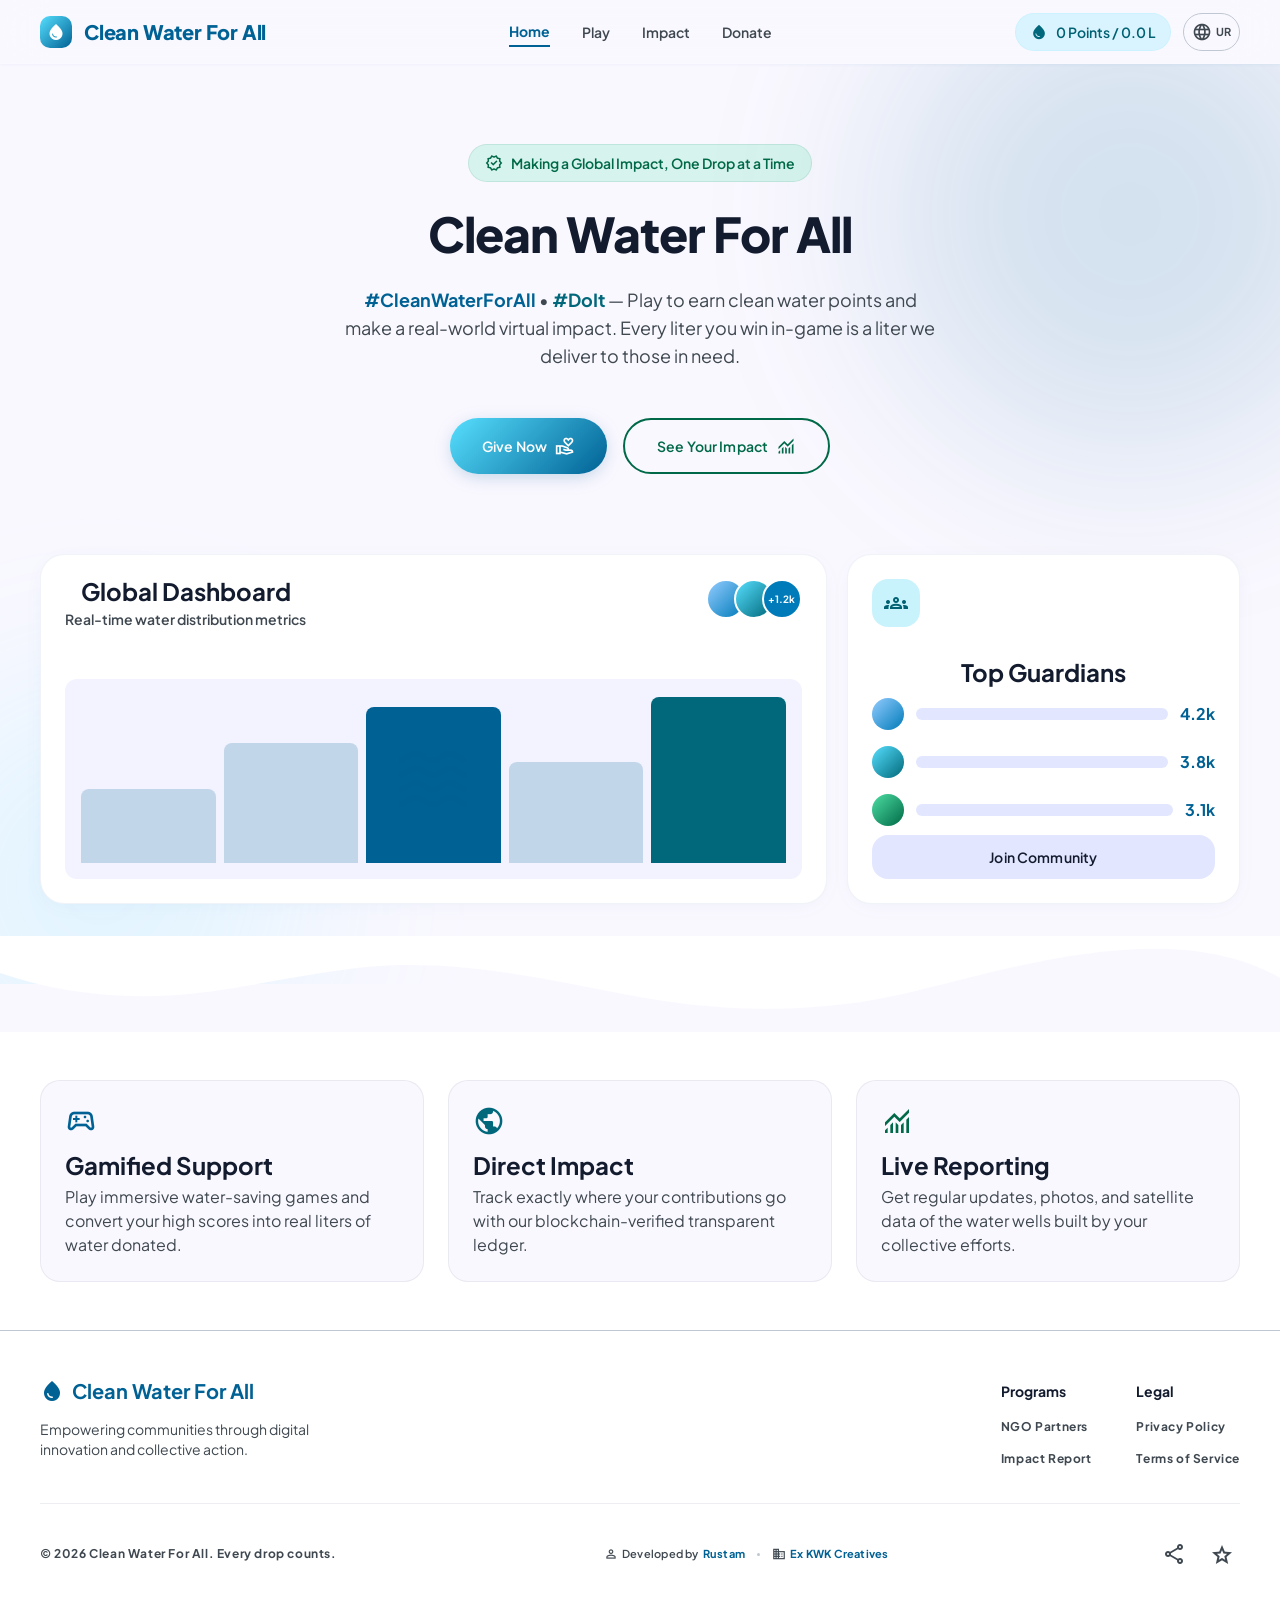
<file: index.html>
<!DOCTYPE html>
<html lang="en" class="light">
<head>
    <meta charset="UTF-8">
    <meta name="viewport" content="width=device-width, initial-scale=1.0">
    <title>Clean Water For All</title>
    <link rel="icon" type="image/svg+xml" href="data:image/svg+xml,%3Csvg xmlns='http://www.w3.org/2000/svg' viewBox='0 0 100 100'%3E%3Cdefs%3E%3ClinearGradient id='g' x1='0%25' y1='0%25' x2='0%25' y2='100%25'%3E%3Cstop offset='0%25' stop-color='%2357dffe'/%3E%3Cstop offset='100%25' stop-color='%23006194'/%3E%3C/linearGradient%3E%3C/defs%3E%3Cpath d='M50 10 C50 10 20 50 20 65 C20 82 33 95 50 95 C67 95 80 82 80 65 C80 50 50 10 50 10Z' fill='url(%23g)'/%3E%3Cellipse cx='38' cy='58' rx='6' ry='8' fill='rgba(255,255,255,0.35)' transform='rotate(-20 38 58)'/%3E%3C/svg%3E">
    <meta name="theme-color" content="#006194">
    <link href="https://fonts.googleapis.com/css2?family=Plus+Jakarta+Sans:wght@400;500;600;700;800&display=swap" rel="stylesheet">
    <link href="https://fonts.googleapis.com/css2?family=Material+Symbols+Outlined:wght,FILL@100..700,0..1&display=block" rel="stylesheet">
    <link rel="stylesheet" href="styles.css">
</head>
<body>

    <!-- Top Navigation Bar -->
    <header class="topbar" id="topbar">
        <div class="topbar-inner">
            <div class="topbar-left">
                <div class="logo-mark">
                    <span class="material-symbols-outlined logo-icon" style="font-variation-settings:'FILL' 1;">water_drop</span>
                </div>
                <span class="logo-text">Clean Water For All</span>
            </div>
            <nav class="topbar-nav" id="desktopNav">
                <a href="#" class="nav-link active" data-screen="screen-home">Home</a>
                <a href="#" class="nav-link" data-screen="screen-play">Play</a>
                <a href="#" class="nav-link" data-screen="screen-impact">Impact</a>
                <a href="#" class="nav-link" data-screen="screen-donate">Donate</a>
            </nav>
            <div class="topbar-right">
                <div class="points-pill" id="headerPointsPill">
                    <span class="material-symbols-outlined points-icon" style="font-variation-settings:'FILL' 1;">water_drop</span>
                    <span class="points-text" id="headerPointsText">0 Points / 0 L</span>
                </div>
                <button class="lang-toggle" id="langToggle" title="Toggle Language">
                    <span class="material-symbols-outlined">language</span>
                    <span class="lang-label" id="langLabel">UR</span>
                </button>
                <button class="mobile-menu-btn" id="mobileMenuBtn">
                    <span class="material-symbols-outlined">menu</span>
                </button>
            </div>
        </div>
    </header>

    <!-- Main Content Area -->
    <main class="main-content">

        <!-- ==================== SCREEN 1: HOME / LANDING ==================== -->
        <section class="screen active" id="screen-home">
            <!-- Hero Section -->
            <div class="hero-section">
                <div class="hero-bg-orbs">
                    <div class="orb orb-1"></div>
                    <div class="orb orb-2"></div>
                </div>
                <div class="hero-content">
                    <div class="hero-badge">
                        <span class="material-symbols-outlined">verified</span>
                        <span id="heroBadgeText">Making a Global Impact, One Drop at a Time</span>
                    </div>
                    <h1 class="hero-title" id="heroTitle">Clean Water For All</h1>
                    <p class="hero-subtitle" id="heroSubtitle">
                        <strong class="text-primary">#CleanWaterForAll</strong> &bull; <strong class="text-secondary">#DoIt</strong> &mdash; Play to earn clean water points and make a real-world virtual impact. Every liter you win in-game is a liter we deliver to those in need.
                    </p>
                    <div class="hero-ctas">
                        <button class="btn btn-gradient btn-lg" id="btnGiveNow">
                            <span id="giveNowText">Give Now</span>
                            <span class="material-symbols-outlined">volunteer_activism</span>
                        </button>
                        <button class="btn btn-outline-tertiary btn-lg" id="btnSeeImpact">
                            <span id="seeImpactText">See Your Impact</span>
                            <span class="material-symbols-outlined">monitoring</span>
                        </button>
                    </div>
                </div>

                <!-- Bento Grid Preview -->
                <div class="bento-preview">
                    <!-- Global Dashboard Card -->
                    <div class="glass-card bento-dashboard">
                        <div class="card-header">
                            <div>
                                <h3 class="card-title">Global Dashboard</h3>
                                <p class="card-subtitle">Real-time water distribution metrics</p>
                            </div>
                            <div class="avatar-stack">
                                <div class="avatar" style="background: linear-gradient(135deg, #93ccff, #007bb9);"></div>
                                <div class="avatar" style="background: linear-gradient(135deg, #57dffe, #00687a);"></div>
                                <div class="avatar avatar-count">+1.2k</div>
                            </div>
                        </div>
                        <div class="chart-area">
                            <div class="chart-bars">
                                <div class="chart-bar" style="height:40%; animation-delay:0s;"></div>
                                <div class="chart-bar" style="height:65%; animation-delay:0.3s;"></div>
                                <div class="chart-bar primary" style="height:85%; animation-delay:0.6s;"></div>
                                <div class="chart-bar" style="height:55%; animation-delay:0.9s;"></div>
                                <div class="chart-bar secondary" style="height:90%; animation-delay:1.2s;"></div>
                            </div>
                            <div class="chart-watermark">
                                <span class="material-symbols-outlined" style="font-variation-settings:'FILL' 1;">waves</span>
                            </div>
                        </div>
                    </div>
                    <!-- Top Guardians Card -->
                    <div class="glass-card bento-guardians">
                        <div class="guardians-icon">
                            <span class="material-symbols-outlined">groups</span>
                        </div>
                        <h3 class="card-title">Top Guardians</h3>
                        <div class="guardian-list">
                            <div class="guardian-row">
                                <div class="guardian-avatar" style="background: linear-gradient(135deg, #93ccff, #007bb9);"></div>
                                <div class="guardian-name-skeleton"></div>
                                <span class="guardian-score text-primary">4.2k</span>
                            </div>
                            <div class="guardian-row">
                                <div class="guardian-avatar" style="background: linear-gradient(135deg, #57dffe, #00687a);"></div>
                                <div class="guardian-name-skeleton short"></div>
                                <span class="guardian-score text-primary">3.8k</span>
                            </div>
                            <div class="guardian-row">
                                <div class="guardian-avatar" style="background: linear-gradient(135deg, #4edea3, #006947);"></div>
                                <div class="guardian-name-skeleton medium"></div>
                                <span class="guardian-score text-primary">3.1k</span>
                            </div>
                        </div>
                        <button class="btn btn-ghost full-width">Join Community</button>
                    </div>
                </div>
            </div>

            <!-- Wave Divider -->
            <div class="wave-divider">
                <svg viewBox="0 0 1200 120" preserveAspectRatio="none">
                    <path d="M0,0V46.29c47.79,22.2,103.59,32.17,158,28,70.36-5.37,136.33-33.31,206.8-37.5C438.64,32.43,512.34,53.67,583,72.05c69.27,18,138.3,24.88,209.4,13.08,36.15-6,69.85-17.84,104.45-29.34C989.49,25,1113-14.29,1200,52.47V0Z"></path>
                </svg>
            </div>

            <!-- Features Grid -->
            <div class="features-section">
                <div class="features-grid">
                    <div class="feature-card">
                        <span class="material-symbols-outlined feature-icon text-primary">sports_esports</span>
                        <h4 class="feature-title">Gamified Support</h4>
                        <p class="feature-desc">Play immersive water-saving games and convert your high scores into real liters of water donated.</p>
                    </div>
                    <div class="feature-card">
                        <span class="material-symbols-outlined feature-icon text-secondary" style="font-variation-settings:'FILL' 1;">public</span>
                        <h4 class="feature-title">Direct Impact</h4>
                        <p class="feature-desc">Track exactly where your contributions go with our blockchain-verified transparent ledger.</p>
                    </div>
                    <div class="feature-card">
                        <span class="material-symbols-outlined feature-icon text-tertiary">monitoring</span>
                        <h4 class="feature-title">Live Reporting</h4>
                        <p class="feature-desc">Get regular updates, photos, and satellite data of the water wells built by your collective efforts.</p>
                    </div>
                </div>
            </div>
        </section>

        <!-- ==================== SCREEN 2: SNAKE GAME ==================== -->
        <section class="screen" id="screen-play">
            <div class="play-container">
                <!-- Game Header -->
                <div class="game-header">
                    <div>
                        <h1 class="game-title">Water Guardian</h1>
                        <p class="game-subtitle">Collect water drops to provide clean water to global communities.</p>
                    </div>
                    <div class="game-stats">
                        <div class="glass-card stat-box">
                            <span class="stat-label">Current Score</span>
                            <span class="stat-value text-primary" id="scoreDisplay">0</span>
                        </div>
                        <div class="glass-card stat-box">
                            <span class="stat-label">Liters Saved</span>
                            <span class="stat-value text-secondary" id="litersDisplay">0.0 L</span>
                        </div>
                    </div>
                </div>

                <!-- Arcade Container -->
                <div class="arcade-container" id="arcadeContainer">
                    <!-- HUD Overlay -->
                    <div class="game-hud">
                        <div class="hud-pill">
                            <span class="material-symbols-outlined hud-icon">stars</span>
                            <span class="hud-text" id="hudHighScore">High: 0</span>
                        </div>
                        <div class="hud-pill">
                            <span class="material-symbols-outlined hud-icon" style="font-variation-settings:'FILL' 1;">water_drop</span>
                            <span class="hud-text" id="hudLevel">Level 1: Amazonia</span>
                        </div>
                    </div>

                    <!-- Game Canvas -->
                    <canvas id="gameCanvas"></canvas>

                    <!-- Start Screen Overlay -->
                    <div class="game-overlay" id="startOverlay">
                        <div class="overlay-content">
                            <div class="overlay-icon-wrap">
                                <span class="material-symbols-outlined overlay-icon" style="font-variation-settings:'FILL' 1;">water_drop</span>
                            </div>
                            <h2 class="overlay-title">Water Guardian</h2>
                            <p class="overlay-desc">Navigate the pipeline to collect water drops. Each drop = 10 points = 1 Liter of clean water!</p>
                            <button class="btn btn-gradient btn-lg" id="btnStartGame">
                                Start Game
                                <span class="material-symbols-outlined">play_arrow</span>
                            </button>
                            <div class="controls-hint">
                                <span class="key">W</span><span class="key">A</span><span class="key">S</span><span class="key">D</span>
                                <span class="hint-text">or Arrow Keys to Move</span>
                            </div>
                        </div>
                    </div>

                    <!-- Game Over Modal -->
                    <div class="game-overlay hidden" id="gameOverModal">
                        <div class="game-over-card">
                            <div class="game-over-icon">
                                <span class="material-symbols-outlined" style="font-variation-settings:'FILL' 1;">volunteer_activism</span>
                            </div>
                            <h2 class="overlay-title">Great Job!</h2>
                            <p class="game-over-text">You collected <strong class="text-primary" id="finalScoreText">0 Points</strong>, which equals <strong class="text-secondary" id="finalLitersText">0 Liters</strong> of Clean Water for families in need.</p>
                            <div class="game-over-actions">
                                <button class="btn btn-tertiary full-width" id="btnAddToWallet">
                                    <span class="material-symbols-outlined">account_balance_wallet</span>
                                    Add to My Wallet
                                </button>
                                <button class="btn btn-outline full-width" id="btnPlayAgain">
                                    Play Again
                                </button>
                            </div>
                        </div>
                    </div>

                    <!-- Desktop Controls Hint -->
                    <div class="desktop-controls-hint">
                        <span class="key">W</span><span class="key">A</span><span class="key">S</span><span class="key">D</span>
                        <span class="hint-text">Move</span>
                    </div>
                </div>

                <!-- Mobile D-Pad -->
                <div class="mobile-dpad" id="mobileDpad">
                    <button class="dpad-btn" data-dir="up"><span class="material-symbols-outlined">keyboard_arrow_up</span></button>
                    <button class="dpad-btn" data-dir="left"><span class="material-symbols-outlined">keyboard_arrow_left</span></button>
                    <button class="dpad-btn" data-dir="down"><span class="material-symbols-outlined">keyboard_arrow_down</span></button>
                    <button class="dpad-btn" data-dir="right"><span class="material-symbols-outlined">keyboard_arrow_right</span></button>
                </div>
            </div>
        </section>

        <!-- ==================== SCREEN 3: DONATE ==================== -->
        <section class="screen" id="screen-donate">
            <div class="donate-layout">
                <!-- Left Content -->
                <div class="donate-main">
                    <!-- Hero Conversion Card -->
                    <div class="glass-card donate-hero-card">
                        <div class="donate-hero-watermark">
                            <span class="material-symbols-outlined">water_drop</span>
                        </div>
                        <div class="donate-hero-inner">
                            <h1 class="donate-hero-title">Convert Your Impact</h1>
                            <p class="donate-hero-desc">Turn your hard-earned Water Points into real-world change. Every point contributed goes directly to infrastructure projects.</p>

                            <div class="donate-slider-card">
                                <div class="slider-header">
                                    <span class="slider-label">Donation Amount</span>
                                    <span class="slider-value text-primary" id="donatePointsDisplay">0 Points</span>
                                </div>
                                <input type="range" min="10" max="120" value="10" step="10" id="donateSlider" class="donate-slider">
                                <div class="slider-impact" id="sliderImpactBar">
                                    <div class="slider-impact-inner">
                                        <div class="slider-impact-text">
                                            <span class="slider-impact-label">Estimated Impact</span>
                                            <span class="slider-impact-value" id="donateLitersDisplay">1.0 Liters of Clean Water</span>
                                        </div>
                                        <span class="material-symbols-outlined slider-impact-icon">opacity</span>
                                    </div>
                                </div>
                            </div>

                            <button class="btn btn-gradient btn-lg" id="btnConfirmDonation">
                                <span id="confirmDonationText">Confirm Donation</span>
                                <span class="material-symbols-outlined">send</span>
                            </button>
                        </div>
                    </div>

                    <!-- NGO Partners -->
                    <div class="ngo-section">
                        <div class="ngo-header">
                            <div>
                                <h2 class="section-title">NGO Partners</h2>
                                <p class="section-subtitle">Choose where your impact flows today.</p>
                            </div>
                            <button class="btn-link">View All <span class="material-symbols-outlined">arrow_forward</span></button>
                        </div>
                        <div class="ngo-grid">
                            <!-- NGO 1: Solar Well Project -->
                            <div class="ngo-card">
                                <div class="ngo-card-top">
                                    <div class="ngo-icon bg-tertiary-light">
                                        <span class="material-symbols-outlined text-tertiary">solar_power</span>
                                    </div>
                                    <span class="ngo-badge badge-error">High Priority</span>
                                </div>
                                <h3 class="ngo-name">Solar Well Project</h3>
                                <p class="ngo-desc">Providing sustainable solar-powered water extraction systems to remote arid communities in Sub-Saharan Africa.</p>
                                <div class="ngo-progress">
                                    <div class="progress-bar"><div class="progress-fill wave-animation" style="width:72%;"></div></div>
                                    <div class="progress-meta">
                                        <span>Goal: 50,000 L</span>
                                        <span class="font-bold">72% funded</span>
                                    </div>
                                </div>
                            </div>
                            <!-- NGO 2: Water Plant Initiative -->
                            <div class="ngo-card">
                                <div class="ngo-card-top">
                                    <div class="ngo-icon bg-secondary-light">
                                        <span class="material-symbols-outlined text-secondary">vibration</span>
                                    </div>
                                    <span class="ngo-badge badge-tertiary">Community Led</span>
                                </div>
                                <h3 class="ngo-name">Water Plant Initiative</h3>
                                <p class="ngo-desc">Building gravity-fed pipeline networks to bring clean mountain water directly to individual household taps.</p>
                                <div class="ngo-progress">
                                    <div class="progress-bar"><div class="progress-fill wave-animation" style="width:45%;"></div></div>
                                    <div class="progress-meta">
                                        <span>Goal: 120,000 L</span>
                                        <span class="font-bold">45% funded</span>
                                    </div>
                                </div>
                            </div>
                            <!-- NGO 3: School Sanitation -->
                            <div class="ngo-card">
                                <div class="ngo-card-top">
                                    <div class="ngo-icon bg-primary-light">
                                        <span class="material-symbols-outlined text-primary">school</span>
                                    </div>
                                    <span class="ngo-badge badge-primary">Youth Impact</span>
                                </div>
                                <h3 class="ngo-name">School Sanitation Program</h3>
                                <p class="ngo-desc">Installing modern handwashing stations and clean drinking fountains in primary schools to improve hygiene.</p>
                                <div class="ngo-progress">
                                    <div class="progress-bar"><div class="progress-fill wave-animation" style="width:88%;"></div></div>
                                    <div class="progress-meta">
                                        <span>Goal: 30,000 L</span>
                                        <span class="font-bold">88% funded</span>
                                    </div>
                                </div>
                            </div>
                            <!-- NGO 4: Partner CTA -->
                            <div class="ngo-card ngo-card-dashed">
                                <span class="material-symbols-outlined ngo-dashed-icon">handshake</span>
                                <h3 class="ngo-name">Partner with us?</h3>
                                <p class="ngo-desc">We are always looking for impactful NGO partners.</p>
                                <button class="btn-link">Submit Proposal</button>
                            </div>
                        </div>
                    </div>
                </div>

                <!-- Sidebar -->
                <aside class="donate-sidebar">
                    <div class="glass-card sidebar-card">
                        <div class="sidebar-header">
                            <span class="material-symbols-outlined text-primary" style="font-variation-settings:'FILL' 1;">public</span>
                            <h2 class="sidebar-title">Global Impact Feed</h2>
                        </div>
                        <div class="feed-timeline">
                            <div class="feed-item">
                                <div class="feed-dot bg-primary"></div>
                                <div class="feed-content">
                                    <div class="feed-meta">
                                        <span class="feed-user">@AlexW_23</span>
                                        <span class="feed-time">2 mins ago</span>
                                    </div>
                                    <p class="feed-text">Contributed <strong class="text-secondary">50 Points</strong> to Solar Well Project.</p>
                                </div>
                            </div>
                            <div class="feed-item">
                                <div class="feed-dot bg-secondary-container"></div>
                                <div class="feed-content">
                                    <div class="feed-meta">
                                        <span class="feed-user">WaterHero_99</span>
                                        <span class="feed-time">15 mins ago</span>
                                    </div>
                                    <p class="feed-text">Just unlocked the <strong>"Daily Hydrator"</strong> badge!</p>
                                </div>
                            </div>
                            <div class="feed-item">
                                <div class="feed-dot bg-tertiary"></div>
                                <div class="feed-content">
                                    <div class="feed-meta">
                                        <span class="feed-user">EcoWarrior</span>
                                        <span class="feed-time">1 hour ago</span>
                                    </div>
                                    <p class="feed-text">Donated <strong class="text-tertiary">200 Liters</strong> in a single month.</p>
                                </div>
                            </div>
                            <div class="feed-item last">
                                <div class="feed-dot bg-primary-soft"></div>
                                <div class="feed-content">
                                    <div class="feed-meta">
                                        <span class="feed-user">Community_Root</span>
                                        <span class="feed-time">3 hours ago</span>
                                    </div>
                                    <p class="feed-text">Completed <strong>Village Pipeline #04</strong> project milestone!</p>
                                </div>
                            </div>
                        </div>
                        <div class="sidebar-total">
                            <span class="sidebar-total-label">CUMULATIVE COMMUNITY IMPACT</span>
                            <span class="sidebar-total-value text-primary">1,284,092 L</span>
                            <span class="sidebar-total-sub">OF CLEAN WATER DELIVERED</span>
                        </div>
                    </div>
                </aside>
            </div>
        </section>

        <!-- ==================== SCREEN 4: IMPACT DASHBOARD ==================== -->
        <section class="screen" id="screen-impact">
            <div class="impact-container">
                <div class="impact-header">
                    <h1 class="impact-title">Impact Dashboard</h1>
                    <p class="impact-subtitle">See how your daily actions turn into life-changing water for communities in need.</p>
                </div>

                <!-- Bento Grid -->
                <div class="impact-bento">
                    <!-- Main Impact Banner -->
                    <div class="impact-banner">
                        <div class="impact-banner-bg"></div>
                        <div class="impact-banner-gradient"></div>
                        <div class="impact-banner-content">
                            <span class="impact-banner-badge">Major Milestone</span>
                            <h2 class="impact-banner-title">A Greener Future Together</h2>
                            <p class="impact-banner-desc">Your contribution this month has helped complete the solar-powered well project in the Samburu region.</p>
                            <button class="btn btn-light">
                                Read the Full Report
                                <span class="material-symbols-outlined">arrow_forward</span>
                            </button>
                        </div>
                    </div>

                    <!-- Stats Column -->
                    <div class="impact-stats-col">
                        <!-- Total Earned -->
                        <div class="glass-card impact-stat-card">
                            <div class="stat-card-top">
                                <div class="stat-card-icon bg-secondary-soft">
                                    <span class="material-symbols-outlined text-secondary" style="font-variation-settings:'FILL' 1;">stars</span>
                                </div>
                                <span class="stat-trend text-tertiary">+12% from last week</span>
                            </div>
                            <p class="stat-card-label">Total Points Earned</p>
                            <h3 class="stat-card-number text-primary" id="impactTotalEarned">0</h3>
                            <div class="stat-card-bar"><div class="stat-card-bar-fill" style="width:75%;"></div></div>
                        </div>
                        <!-- Total Donated -->
                        <div class="glass-card impact-stat-card">
                            <div class="stat-card-top">
                                <div class="stat-card-icon bg-primary-soft">
                                    <span class="material-symbols-outlined text-primary" style="font-variation-settings:'FILL' 1;">water_drop</span>
                                </div>
                                <span class="stat-trend text-tertiary-container">Goal: 500L</span>
                            </div>
                            <p class="stat-card-label">Total Water Provided</p>
                            <h3 class="stat-card-number text-secondary"><span id="impactTotalDonated">0</span><span class="stat-card-unit">L</span></h3>
                            <div class="stat-card-bar"><div class="stat-card-bar-fill wave-animation" id="impactDonatedBar" style="width:0%;"></div></div>
                        </div>
                        <!-- Badges -->
                        <div class="glass-card impact-stat-card">
                            <div class="badges-header">
                                <h4 class="font-bold">Your Badges</h4>
                                <span class="material-symbols-outlined text-primary">military_tech</span>
                            </div>
                            <div class="badges-grid">
                                <div class="badge-item">
                                    <div class="badge-img-wrap">
                                        <div class="badge-placeholder">
                                            <span class="material-symbols-outlined">water_drop</span>
                                        </div>
                                    </div>
                                    <span class="badge-name">Bronze Droplet</span>
                                </div>
                                <div class="badge-item">
                                    <div class="badge-img-wrap">
                                        <div class="badge-placeholder silver">
                                            <span class="material-symbols-outlined">water_drop</span>
                                        </div>
                                    </div>
                                    <span class="badge-name">Silver Stream</span>
                                </div>
                                <div class="badge-item">
                                    <div class="badge-img-wrap">
                                        <div class="badge-placeholder gold">
                                            <span class="material-symbols-outlined">water_drop</span>
                                        </div>
                                    </div>
                                    <span class="badge-name">Golden Wave</span>
                                </div>
                            </div>
                        </div>
                    </div>
                </div>

                <!-- Real-World Impact Banner -->
                <div class="impact-realworld">
                    <div class="impact-realworld-avatar">
                        <div class="impact-realworld-avatar-inner">
                            <span class="material-symbols-outlined" style="font-variation-settings:'FILL' 1; font-size: 48px; color: #007bb9;">family_restroom</span>
                        </div>
                        <div class="impact-realworld-heart">
                            <span class="material-symbols-outlined" style="font-variation-settings:'FILL' 1; font-size: 14px; color: white;">favorite</span>
                        </div>
                    </div>
                    <div class="impact-realworld-text">
                        <h4 class="impact-realworld-title">Your Impact is Real.</h4>
                        <p class="impact-realworld-desc">Because of your efforts, <strong class="text-primary" id="impactFamiliesText">you have helped provide clean water to 0 families</strong> for an entire month. That's <strong id="impactRealLitersText">0 liters</strong> of safety, health, and opportunity.</p>
                    </div>
                    <button class="btn btn-primary btn-lg" id="btnShareImpact">
                        Share My Impact
                    </button>
                </div>

                <!-- Recent Contributions -->
                <div class="recent-section">
                    <div class="recent-header">
                        <h2 class="section-title">Recent Contributions</h2>
                        <button class="btn-link">View All Activity <span class="material-symbols-outlined">open_in_new</span></button>
                    </div>
                    <div class="recent-grid">
                        <div class="recent-card">
                            <div class="recent-card-icon bg-tertiary-light">
                                <span class="material-symbols-outlined text-tertiary">sports_esports</span>
                            </div>
                            <div class="recent-card-meta">
                                <p class="recent-card-title">Game Victory</p>
                                <p class="recent-card-time">2 hours ago</p>
                            </div>
                            <p class="recent-card-desc">Earned 250 points in "Water Cycle Master" challenge.</p>
                            <p class="recent-card-impact text-primary">+ 0.5L Water Donated</p>
                        </div>
                        <div class="recent-card">
                            <div class="recent-card-icon bg-primary-light">
                                <span class="material-symbols-outlined text-primary">volunteer_activism</span>
                            </div>
                            <div class="recent-card-meta">
                                <p class="recent-card-title">Direct Donation</p>
                                <p class="recent-card-time">Yesterday</p>
                            </div>
                            <p class="recent-card-desc">Contributed 50L through the Weekly Water Drive.</p>
                            <p class="recent-card-impact text-primary">+ 50L Water Donated</p>
                        </div>
                        <div class="recent-card">
                            <div class="recent-card-icon bg-secondary-light">
                                <span class="material-symbols-outlined text-secondary">share</span>
                            </div>
                            <div class="recent-card-meta">
                                <p class="recent-card-title">Social Sharing</p>
                                <p class="recent-card-time">3 days ago</p>
                            </div>
                            <p class="recent-card-desc">Shared your impact report with 10 friends.</p>
                            <p class="recent-card-impact text-primary">+ 100 Points Earned</p>
                        </div>
                    </div>
                </div>
            </div>
        </section>
    </main>

    <!-- Footer -->
    <footer class="footer" id="appFooter">
        <div class="footer-inner">
            <div class="footer-top">
                <div class="footer-brand">
                    <div class="footer-logo">
                        <span class="material-symbols-outlined text-primary" style="font-variation-settings:'FILL' 1;">water_drop</span>
                        <span class="footer-brand-name">Clean Water For All</span>
                    </div>
                    <p class="footer-brand-desc">Empowering communities through digital innovation and collective action.</p>
                </div>
                <div class="footer-links-grid">
                    <div class="footer-link-col">
                        <span class="footer-link-heading">Programs</span>
                        <a href="#">NGO Partners</a>
                        <a href="#">Impact Report</a>
                    </div>
                    <div class="footer-link-col">
                        <span class="footer-link-heading">Legal</span>
                        <a href="#">Privacy Policy</a>
                        <a href="#">Terms of Service</a>
                    </div>
                </div>
            </div>
            <div class="footer-bottom">
                <p>&copy; 2026 Clean Water For All. Every drop counts.</p>
                <div class="footer-credits">
                    <span class="credit-item">
                        <span class="material-symbols-outlined" style="font-size:14px;">person</span>
                        Developed by <strong>Rustam</strong>
                    </span>
                    <span class="credit-divider"></span>
                    <span class="credit-item">
                        <span class="material-symbols-outlined" style="font-size:14px;">business</span>
                        <strong>Ex KWK Creatives</strong>
                    </span>
                </div>
                <div class="footer-bottom-actions">
                    <button class="icon-btn"><span class="material-symbols-outlined">share</span></button>
                    <button class="icon-btn"><span class="material-symbols-outlined">star</span></button>
                </div>
            </div>
        </div>
    </footer>

    <!-- Mobile Bottom Navigation -->
    <nav class="bottom-nav" id="bottomNav">
        <a href="#" class="bottom-nav-item active" data-screen="screen-home">
            <span class="material-symbols-outlined">home</span>
            <span class="bottom-nav-label">Home</span>
        </a>
        <a href="#" class="bottom-nav-item" data-screen="screen-play">
            <span class="material-symbols-outlined">videogame_asset</span>
            <span class="bottom-nav-label">Play</span>
        </a>
        <a href="#" class="bottom-nav-item" data-screen="screen-impact">
            <span class="material-symbols-outlined">public</span>
            <span class="bottom-nav-label">Impact</span>
        </a>
        <a href="#" class="bottom-nav-item" data-screen="screen-donate">
            <span class="material-symbols-outlined">water_drop</span>
            <span class="bottom-nav-label">Donate</span>
        </a>
    </nav>

    <!-- Mobile FAB -->
    <button class="fab" id="mobileFab">
        <span class="material-symbols-outlined">add</span>
    </button>

    <!-- Toast Notification -->
    <div class="toast hidden" id="toast">
        <span class="material-symbols-outlined toast-icon">check_circle</span>
        <span class="toast-text" id="toastText">Action completed!</span>
    </div>

    <script src="game.js"></script>
    <script src="app.js"></script>
</body>
</html>
</file>
<file: styles.css>
/* ============================================
   HydraFlow Design System — Clean Water For All
   ============================================ */

/* === CSS Custom Properties === */
:root {
    /* Surface */
    --surface: #faf8ff;
    --surface-dim: #d2d9f4;
    --surface-bright: #faf8ff;
    --surface-container-lowest: #ffffff;
    --surface-container-low: #f2f3ff;
    --surface-container: #eaedff;
    --surface-container-high: #e2e7ff;
    --surface-container-highest: #dae2fd;
    --surface-variant: #dae2fd;

    /* On Surface */
    --on-surface: #131b2e;
    --on-surface-variant: #3f4850;
    --on-background: #131b2e;

    /* Inverse */
    --inverse-surface: #283044;
    --inverse-on-surface: #eef0ff;
    --inverse-primary: #93ccff;

    /* Primary */
    --primary: #006194;
    --on-primary: #ffffff;
    --primary-container: #007bb9;
    --on-primary-container: #fdfcff;
    --primary-fixed: #cce5ff;
    --primary-fixed-dim: #93ccff;
    --on-primary-fixed: #001d31;
    --on-primary-fixed-variant: #004b73;

    /* Secondary */
    --secondary: #00687a;
    --on-secondary: #ffffff;
    --secondary-container: #57dffe;
    --on-secondary-container: #006172;
    --secondary-fixed: #acedff;
    --secondary-fixed-dim: #4cd7f6;
    --on-secondary-fixed: #001f26;
    --on-secondary-fixed-variant: #004e5c;

    /* Tertiary */
    --tertiary: #006947;
    --on-tertiary: #ffffff;
    --tertiary-container: #00855b;
    --on-tertiary-container: #f5fff6;
    --tertiary-fixed: #6ffbbe;
    --tertiary-fixed-dim: #4edea3;
    --on-tertiary-fixed: #002113;
    --on-tertiary-fixed-variant: #005236;

    /* Error */
    --error: #ba1a1a;
    --on-error: #ffffff;
    --error-container: #ffdad6;
    --on-error-container: #93000a;

    /* Outline */
    --outline: #707881;
    --outline-variant: #bfc7d2;

    /* Misc */
    --surface-tint: #006398;
    --background: #faf8ff;

    /* Typography */
    --font: 'Plus Jakarta Sans', -apple-system, BlinkMacSystemFont, 'Segoe UI', sans-serif;

    /* Spacing */
    --sp-xs: 4px;
    --sp-sm: 12px;
    --sp-base: 8px;
    --sp-md: 24px;
    --sp-lg: 48px;
    --sp-xl: 80px;
    --sp-gutter: 20px;
    --sp-margin-mobile: 16px;
    --sp-margin-desktop: 40px;

    /* Border Radius */
    --radius-sm: 0.25rem;
    --radius-md: 0.5rem;
    --radius-lg: 0.75rem;
    --radius-xl: 1rem;
    --radius-2xl: 1.5rem;
    --radius-full: 9999px;
}

/* === Reset & Base === */
*, *::before, *::after { box-sizing: border-box; margin: 0; padding: 0; }

html {
    scroll-behavior: smooth;
    -webkit-text-size-adjust: 100%;
}

body {
    font-family: var(--font);
    font-size: 16px;
    line-height: 24px;
    color: var(--on-surface);
    background: var(--background);
    min-height: 100vh;
    display: flex;
    flex-direction: column;
    overflow-x: hidden;
}

a { text-decoration: none; color: inherit; }
button { cursor: pointer; border: none; background: none; font-family: inherit; font-size: inherit; }
img { max-width: 100%; display: block; }
input[type="range"] { -webkit-appearance: none; appearance: none; }

/* Selection */
::selection { background: rgba(87, 223, 254, 0.3); }

/* Material Symbols */
.material-symbols-outlined {
    font-variation-settings: 'FILL' 0, 'wght' 400, 'GRAD' 0, 'opsz' 24;
    vertical-align: middle;
}

/* === Typography === */
.font-display-lg { font-size: 48px; line-height: 56px; font-weight: 800; letter-spacing: -0.02em; }
.font-headline-lg { font-size: 32px; line-height: 40px; font-weight: 700; letter-spacing: -0.01em; }
.font-headline-md { font-size: 24px; line-height: 32px; font-weight: 700; }
.font-body-lg { font-size: 18px; line-height: 28px; font-weight: 400; }
.font-body-md { font-size: 16px; line-height: 24px; font-weight: 400; }
.font-label-md { font-size: 14px; line-height: 20px; font-weight: 600; letter-spacing: 0.01em; }
.font-label-sm { font-size: 12px; line-height: 16px; font-weight: 700; letter-spacing: 0.05em; }
.font-bold { font-weight: 700; }
.text-primary { color: var(--primary) !important; }
.text-secondary { color: var(--secondary) !important; }
.text-tertiary { color: var(--tertiary) !important; }
.text-tertiary-container { color: var(--tertiary-container) !important; }
.full-width { width: 100%; }

/* === Top Bar === */
.topbar {
    position: fixed;
    top: 0; left: 0; width: 100%;
    z-index: 100;
    height: 64px;
    background: rgba(250, 248, 255, 0.6);
    backdrop-filter: blur(20px);
    -webkit-backdrop-filter: blur(20px);
    border-bottom: 1px solid rgba(255,255,255,0.2);
    box-shadow: 0 1px 3px 0 rgba(0,99,152,0.05);
    transition: transform 0.3s ease-in-out;
}

.topbar-inner {
    display: flex;
    justify-content: space-between;
    align-items: center;
    height: 100%;
    padding: 0 var(--sp-margin-mobile);
    max-width: 1440px;
    margin: 0 auto;
}

@media (min-width: 768px) {
    .topbar-inner { padding: 0 var(--sp-margin-desktop); }
}

.topbar-left {
    display: flex;
    align-items: center;
    gap: var(--sp-sm);
}

.logo-mark {
    width: 32px; height: 32px;
    background: linear-gradient(135deg, var(--secondary-container), var(--primary));
    border-radius: 10px;
    display: flex; align-items: center; justify-content: center;
}

.logo-icon { color: white; font-size: 20px; }

.logo-text {
    font-size: 20px; font-weight: 800;
    color: var(--primary);
    letter-spacing: -0.01em;
    display: none;
}

@media (min-width: 768px) {
    .logo-text { display: block; }
}

.topbar-nav {
    display: none;
    align-items: center;
    gap: 32px;
}

@media (min-width: 1024px) {
    .topbar-nav { display: flex; }
}

.nav-link {
    font-size: 14px; line-height: 20px; font-weight: 600;
    color: var(--on-surface-variant);
    transition: color 0.2s;
    padding: 4px 0;
}

.nav-link:hover { color: var(--primary); }
.nav-link.active {
    color: var(--primary);
    font-weight: 700;
    border-bottom: 2px solid var(--primary);
}

.topbar-right {
    display: flex;
    align-items: center;
    gap: 12px;
}

.points-pill {
    display: flex;
    align-items: center;
    gap: 8px;
    background: rgba(87, 223, 254, 0.2);
    border: 1px solid rgba(87, 223, 254, 0.1);
    padding: 6px 14px;
    border-radius: var(--radius-full);
    transition: transform 0.2s;
}

.points-pill:hover { transform: scale(1.02); }
.points-icon { font-size: 18px; color: var(--secondary); }
.points-text { font-size: 14px; font-weight: 600; color: var(--on-secondary-container); }

.lang-toggle {
    display: flex;
    align-items: center;
    gap: 4px;
    padding: 8px;
    border-radius: var(--radius-full);
    border: 1px solid var(--outline-variant);
    transition: background 0.2s;
}

.lang-toggle:hover { background: var(--surface-variant); }
.lang-toggle .material-symbols-outlined { font-size: 20px; color: var(--on-surface-variant); }
.lang-label { font-size: 11px; font-weight: 700; color: var(--on-surface-variant); text-transform: uppercase; }

.mobile-menu-btn {
    display: flex;
    padding: 8px;
    color: var(--on-surface);
}

@media (min-width: 1024px) {
    .mobile-menu-btn { display: none; }
}

/* === Screens === */
.main-content {
    margin-top: 64px;
    flex: 1;
    position: relative;
}

.screen {
    display: none;
    animation: fadeIn 0.3s ease;
}

.screen.active { display: block; }

@keyframes fadeIn {
    from { opacity: 0; transform: translateY(8px); }
    to { opacity: 1; transform: translateY(0); }
}

/* === HERO SECTION === */
.hero-section {
    position: relative;
    padding: var(--sp-xl) var(--sp-margin-mobile);
    min-height: 85vh;
    display: flex;
    flex-direction: column;
    align-items: center;
    justify-content: center;
    text-align: center;
    overflow: hidden;
}

@media (min-width: 768px) {
    .hero-section { padding: var(--sp-xl) var(--sp-margin-desktop); }
}

.hero-bg-orbs {
    position: absolute;
    inset: 0;
    pointer-events: none;
    z-index: 0;
}

.orb {
    position: absolute;
    border-radius: 50%;
    filter: blur(100px);
    opacity: 0.15;
}

.orb-1 {
    width: 500px; height: 500px;
    background: var(--primary);
    top: -100px; right: -100px;
    animation: float 8s ease-in-out infinite;
}

.orb-2 {
    width: 400px; height: 400px;
    background: var(--secondary-container);
    bottom: -100px; left: -100px;
    animation: float 10s ease-in-out infinite reverse;
}

@keyframes float {
    0%, 100% { transform: translateY(0) scale(1); }
    50% { transform: translateY(-30px) scale(1.05); }
}

.hero-content {
    position: relative;
    z-index: 1;
    max-width: 700px;
    display: flex;
    flex-direction: column;
    align-items: center;
    gap: var(--sp-md);
}

.hero-badge {
    display: inline-flex;
    align-items: center;
    gap: 8px;
    padding: 6px 16px;
    border-radius: var(--radius-full);
    background: rgba(78, 222, 163, 0.2);
    border: 1px solid rgba(0, 105, 71, 0.1);
    color: var(--tertiary);
    font-size: 14px; font-weight: 600;
}

.hero-badge .material-symbols-outlined { font-size: 18px; }

.hero-title {
    font-size: 36px;
    line-height: 44px;
    font-weight: 800;
    letter-spacing: -0.02em;
    color: var(--on-surface);
}

@media (min-width: 768px) {
    .hero-title { font-size: 48px; line-height: 56px; }
}

.hero-subtitle {
    font-size: 18px;
    line-height: 28px;
    color: var(--on-surface-variant);
    max-width: 600px;
}

.hero-ctas {
    display: flex;
    flex-direction: column;
    gap: 16px;
    padding-top: var(--sp-md);
}

@media (min-width: 640px) {
    .hero-ctas { flex-direction: row; justify-content: center; }
}

/* === Buttons === */
.btn {
    display: inline-flex;
    align-items: center;
    justify-content: center;
    gap: 8px;
    font-size: 14px; font-weight: 600; line-height: 20px;
    padding: 12px 24px;
    border-radius: var(--radius-full);
    transition: all 0.2s;
    white-space: nowrap;
    letter-spacing: 0.01em;
}

.btn:active { transform: scale(0.95); }
.btn .material-symbols-outlined { font-size: 20px; }

.btn-lg { padding: 16px 32px; font-size: 14px; }

.btn-gradient {
    color: white;
    background: linear-gradient(135deg, var(--secondary-container), var(--primary));
    box-shadow: 0 4px 20px -4px rgba(0, 97, 148, 0.3);
}

.btn-gradient:hover {
    transform: scale(1.02);
    box-shadow: 0 6px 24px -4px rgba(0, 97, 148, 0.4);
}

.btn-gradient:active { transform: scale(0.95); }

.btn-outline-tertiary {
    color: var(--tertiary);
    border: 2px solid var(--tertiary);
}

.btn-outline-tertiary:hover { background: rgba(0, 105, 71, 0.05); }

.btn-outline {
    border: 2px solid var(--outline-variant);
    color: var(--on-surface-variant);
}

.btn-outline:hover { background: var(--surface-variant); }

.btn-tertiary {
    background: var(--tertiary);
    color: var(--on-tertiary);
    box-shadow: 0 4px 16px -4px rgba(0, 105, 71, 0.3);
}

.btn-tertiary:hover { background: var(--tertiary-container); }

.btn-primary {
    background: var(--primary);
    color: var(--on-primary);
    box-shadow: 0 4px 16px -4px rgba(0, 97, 148, 0.3);
}

.btn-primary:hover { background: var(--primary-container); }

.btn-ghost {
    background: var(--surface-container-high);
    color: var(--on-surface);
    border-radius: var(--radius-xl);
    padding: 12px 16px;
    font-weight: 600;
}

.btn-ghost:hover { background: var(--surface-variant); }

.btn-light {
    background: var(--surface-container-lowest);
    color: var(--primary);
    font-weight: 700;
    border-radius: var(--radius-full);
    padding: 12px 24px;
}

.btn-light:hover { transform: scale(1.05); }

.btn-link {
    color: var(--primary);
    font-size: 14px; font-weight: 600;
    display: inline-flex;
    align-items: center;
    gap: 4px;
}

.btn-link:hover { text-decoration: underline; }
.btn-link .material-symbols-outlined { font-size: 16px; }

/* === Glass Cards === */
.glass-card {
    background: var(--surface-container-lowest);
    border: 1px solid rgba(226, 232, 240, 0.5);
    border-radius: 20px;
    padding: var(--sp-md);
    box-shadow: 0 4px 24px -8px rgba(0, 99, 152, 0.08);
    transition: box-shadow 0.3s;
}

.glass-card:hover { box-shadow: 0 8px 32px -8px rgba(0, 99, 152, 0.12); }

/* === Bento Preview (Home) === */
.bento-preview {
    position: relative;
    z-index: 1;
    width: 100%;
    max-width: 1200px;
    display: grid;
    grid-template-columns: 1fr;
    gap: var(--sp-gutter);
    margin-top: var(--sp-xl);
}

@media (min-width: 768px) {
    .bento-preview { grid-template-columns: 2fr 1fr; }
}

.bento-dashboard {
    padding: var(--sp-md);
    border-radius: 24px;
    overflow: hidden;
    position: relative;
}

.card-header {
    display: flex;
    justify-content: space-between;
    align-items: flex-start;
    margin-bottom: var(--sp-lg);
}

.card-title { font-size: 24px; font-weight: 700; color: var(--on-surface); margin-bottom: 4px; }
.card-subtitle { font-size: 14px; font-weight: 600; color: var(--on-surface-variant); }

.avatar-stack {
    display: flex;
}

.avatar {
    width: 40px; height: 40px;
    border-radius: 50%;
    border: 2px solid white;
    background-size: cover;
    background-position: center;
}

.avatar + .avatar { margin-left: -12px; }

.avatar-count {
    background: var(--primary-container);
    color: var(--on-primary-container);
    font-size: 10px; font-weight: 700;
    display: flex; align-items: center; justify-content: center;
}

.chart-area {
    height: 200px;
    width: 100%;
    background: var(--surface-container-low);
    border-radius: var(--radius-lg);
    position: relative;
    overflow: hidden;
    display: flex;
    align-items: flex-end;
    padding: 0 16px 16px;
    gap: 8px;
}

.chart-bars { display: flex; gap: 8px; width: 100%; height: 100%; align-items: flex-end; }

.chart-bar {
    flex: 1;
    border-radius: 8px 8px 0 0;
    background: rgba(0, 97, 148, 0.2);
    animation: barBounce 3s ease-in-out infinite;
}

.chart-bar.primary { background: var(--primary); animation-duration: 2s; }
.chart-bar.secondary { background: var(--secondary); animation-duration: 3.5s; }

@keyframes barBounce {
    0%, 100% { transform: scaleY(1); }
    50% { transform: scaleY(0.92); }
}

.chart-watermark {
    position: absolute;
    inset: 0;
    display: flex;
    align-items: center;
    justify-content: center;
    pointer-events: none;
}

.chart-watermark .material-symbols-outlined {
    font-size: 80px;
    color: rgba(0, 97, 148, 0.15);
}

/* Guardians */
.bento-guardians {
    display: flex;
    flex-direction: column;
    justify-content: space-between;
    padding: var(--sp-md);
    border-radius: 24px;
}

.guardians-icon {
    width: 48px; height: 48px;
    background: rgba(76, 215, 246, 0.3);
    border-radius: 16px;
    display: flex; align-items: center; justify-content: center;
    margin-bottom: var(--sp-md);
    color: var(--on-secondary-container);
}

.guardian-list { display: flex; flex-direction: column; gap: 16px; }

.guardian-row {
    display: flex;
    align-items: center;
    gap: 12px;
}

.guardian-avatar {
    width: 32px; height: 32px;
    border-radius: 50%;
    flex-shrink: 0;
}

.guardian-name-skeleton {
    flex: 1;
    height: 12px;
    background: var(--surface-container-high);
    border-radius: 6px;
}

.guardian-name-skeleton.short { width: 50%; }
.guardian-name-skeleton.medium { width: 66%; }

.guardian-score { font-weight: 700; font-size: 16px; }

/* === Wave Divider === */
.wave-divider {
    width: 100%;
    height: 96px;
    overflow: hidden;
    margin-top: -48px;
    position: relative;
    z-index: 1;
    pointer-events: none;
}

.wave-divider svg {
    width: 100%;
    height: 100%;
    fill: var(--surface-container-lowest);
}

/* === Features Section === */
.features-section {
    background: var(--surface-container-lowest);
    padding: var(--sp-lg) var(--sp-margin-mobile);
}

@media (min-width: 768px) {
    .features-section { padding: var(--sp-lg) var(--sp-margin-desktop); }
}

.features-grid {
    max-width: 1200px;
    margin: 0 auto;
    display: grid;
    grid-template-columns: 1fr;
    gap: var(--sp-md);
}

@media (min-width: 768px) {
    .features-grid { grid-template-columns: repeat(3, 1fr); }
}

.feature-card {
    padding: var(--sp-md);
    background: var(--surface);
    border: 1px solid rgba(191, 199, 210, 0.3);
    border-radius: 20px;
    transition: border-color 0.3s;
}

.feature-card:hover { border-color: rgba(0, 97, 148, 0.3); }

.feature-icon {
    font-size: 32px;
    margin-bottom: 16px;
    display: block;
}

.feature-title { font-size: 24px; font-weight: 700; margin-bottom: 8px; }
.feature-desc { font-size: 16px; line-height: 24px; color: var(--on-surface-variant); }

/* === GAME SCREEN === */
.play-container {
    padding: 32px var(--sp-margin-mobile) 120px;
    display: flex;
    flex-direction: column;
    align-items: center;
}

@media (min-width: 768px) {
    .play-container { padding: 32px var(--sp-margin-desktop) 48px; }
}

.game-header {
    width: 100%;
    max-width: 700px;
    display: flex;
    flex-direction: column;
    gap: 16px;
    margin-bottom: 32px;
}

@media (min-width: 768px) {
    .game-header { flex-direction: row; justify-content: space-between; align-items: flex-end; }
}

.game-title { font-size: 32px; font-weight: 700; color: var(--primary); margin-bottom: 4px; }
.game-subtitle { font-size: 16px; color: var(--on-surface-variant); }

.game-stats { display: flex; gap: 16px; }

.stat-box {
    display: flex;
    flex-direction: column;
    align-items: center;
    min-width: 110px;
    padding: 12px 16px;
    border-radius: 16px;
}

.stat-label { font-size: 11px; font-weight: 700; text-transform: uppercase; color: var(--on-surface-variant); letter-spacing: 0.05em; }
.stat-value { font-size: 24px; font-weight: 700; }

.arcade-container {
    position: relative;
    width: 100%;
    max-width: 600px;
    aspect-ratio: 1;
    border-radius: 24px;
    overflow: hidden;
    box-shadow: 0 20px 60px -16px rgba(0, 99, 152, 0.3);
    border: 8px solid var(--surface-container-high);
    background: var(--inverse-surface);
}

#gameCanvas {
    display: block;
    width: 100%;
    height: 100%;
    cursor: none;
}

.game-hud {
    position: absolute;
    top: 16px; left: 0; width: 100%;
    padding: 0 24px;
    display: flex;
    justify-content: space-between;
    z-index: 10;
    pointer-events: none;
}

.hud-pill {
    display: flex;
    align-items: center;
    gap: 8px;
    background: rgba(0,0,0,0.4);
    backdrop-filter: blur(12px);
    padding: 8px 16px;
    border-radius: var(--radius-full);
    border: 1px solid rgba(255,255,255,0.1);
}

.hud-icon { font-size: 18px; color: var(--secondary-fixed); }
.hud-text { color: white; font-size: 14px; font-weight: 600; }

/* Game Overlays */
.game-overlay {
    position: absolute;
    inset: 0;
    z-index: 20;
    background: rgba(40, 48, 68, 0.85);
    backdrop-filter: blur(12px);
    display: flex;
    align-items: center;
    justify-content: center;
    padding: 32px;
}

.game-overlay.hidden { display: none; }

.overlay-content {
    text-align: center;
    display: flex;
    flex-direction: column;
    align-items: center;
    gap: 20px;
}

.overlay-icon-wrap {
    width: 80px; height: 80px;
    background: var(--tertiary-container);
    border-radius: 50%;
    display: flex; align-items: center; justify-content: center;
}

.overlay-icon { font-size: 48px; color: var(--on-tertiary-container); }

.overlay-title {
    font-size: 32px; font-weight: 700; color: white;
}

.overlay-desc {
    font-size: 16px; line-height: 24px; color: rgba(255,255,255,0.7);
    max-width: 360px;
}

.game-over-card {
    background: var(--surface);
    border-radius: 32px;
    padding: 40px;
    width: 100%;
    max-width: 380px;
    text-align: center;
    display: flex;
    flex-direction: column;
    align-items: center;
    gap: 16px;
    box-shadow: 0 20px 60px rgba(0,0,0,0.3);
}

.game-over-icon {
    width: 80px; height: 80px;
    background: var(--tertiary-container);
    border-radius: 50%;
    display: flex; align-items: center; justify-content: center;
}

.game-over-icon .material-symbols-outlined {
    font-size: 48px; color: var(--on-tertiary-container);
}

.game-over-text {
    font-size: 16px; line-height: 24px; color: var(--on-surface-variant);
    padding: 0 16px;
}

.game-over-actions {
    display: flex;
    flex-direction: column;
    gap: 12px;
    width: 100%;
    margin-top: 8px;
}

.controls-hint {
    display: flex;
    align-items: center;
    gap: 6px;
    color: rgba(255,255,255,0.5);
    font-size: 11px; font-weight: 700; text-transform: uppercase; letter-spacing: 0.1em;
}

.desktop-controls-hint {
    position: absolute;
    bottom: 16px;
    left: 50%;
    transform: translateX(-50%);
    display: none;
    align-items: center;
    gap: 6px;
    background: rgba(0,0,0,0.4);
    backdrop-filter: blur(12px);
    padding: 8px 24px;
    border-radius: var(--radius-full);
    border: 1px solid rgba(255,255,255,0.1);
    z-index: 10;
    pointer-events: none;
}

@media (min-width: 768px) {
    .desktop-controls-hint { display: flex; }
}

.key {
    display: inline-flex;
    align-items: center;
    justify-content: center;
    padding: 2px 8px;
    background: rgba(255,255,255,0.2);
    border-radius: 4px;
    color: white;
    font-size: 12px; font-weight: 700;
    min-width: 24px;
}

.hint-text {
    color: rgba(255,255,255,0.6);
    font-size: 10px;
}

/* Mobile D-Pad */
.mobile-dpad {
    display: grid;
    grid-template-columns: repeat(3, 48px);
    grid-template-rows: repeat(2, 48px);
    gap: 8px;
    margin-top: 32px;
}

@media (min-width: 768px) {
    .mobile-dpad { display: none; }
}

.dpad-btn {
    width: 48px; height: 48px;
    background: var(--surface-container-high);
    border-radius: 14px;
    display: flex; align-items: center; justify-content: center;
    color: var(--primary);
    transition: transform 0.1s;
    border: 1px solid var(--outline-variant);
}

.dpad-btn:active { transform: scale(0.9); background: var(--surface-variant); }

.dpad-btn[data-dir="up"] { grid-column: 2; grid-row: 1; }
.dpad-btn[data-dir="left"] { grid-column: 1; grid-row: 2; }
.dpad-btn[data-dir="down"] { grid-column: 2; grid-row: 2; }
.dpad-btn[data-dir="right"] { grid-column: 3; grid-row: 2; }

/* === DONATE SCREEN === */
.donate-layout {
    padding: 32px var(--sp-margin-mobile) 120px;
    display: grid;
    grid-template-columns: 1fr;
    gap: 32px;
    max-width: 1440px;
    margin: 0 auto;
}

@media (min-width: 1024px) {
    .donate-layout {
        grid-template-columns: 2fr 1fr;
        padding: 32px var(--sp-margin-desktop);
    }
}

.donate-main {
    display: flex;
    flex-direction: column;
    gap: 32px;
}

.donate-hero-card {
    border-radius: 24px;
    padding: 40px;
    position: relative;
    overflow: hidden;
}

.donate-hero-watermark {
    position: absolute;
    top: 0; right: 0;
    padding: 32px;
    opacity: 0.08;
}

.donate-hero-watermark .material-symbols-outlined { font-size: 120px; color: var(--primary); }

.donate-hero-inner { position: relative; z-index: 1; max-width: 600px; }
.donate-hero-title { font-size: 32px; font-weight: 700; margin-bottom: 8px; }
.donate-hero-desc { font-size: 16px; color: var(--on-surface-variant); margin-bottom: 32px; }

.donate-slider-card {
    background: var(--surface-container-low);
    padding: 24px;
    border-radius: 16px;
    margin-bottom: 24px;
}

.slider-header {
    display: flex;
    justify-content: space-between;
    align-items: center;
    margin-bottom: 16px;
}

.slider-label { font-size: 14px; font-weight: 600; color: var(--on-surface-variant); }
.slider-value { font-size: 24px; font-weight: 700; }

.donate-slider {
    width: 100%;
    height: 8px;
    border-radius: 4px;
    background: var(--outline-variant);
    outline: none;
    margin-bottom: 24px;
    cursor: pointer;
}

.donate-slider::-webkit-slider-thumb {
    -webkit-appearance: none;
    width: 24px; height: 24px;
    border-radius: 50%;
    background: var(--primary);
    cursor: pointer;
    box-shadow: 0 2px 8px rgba(0,97,148,0.3);
    transition: transform 0.15s;
}

.donate-slider::-webkit-slider-thumb:hover { transform: scale(1.2); }

.donate-slider::-moz-range-thumb {
    width: 24px; height: 24px;
    border-radius: 50%;
    background: var(--primary);
    cursor: pointer;
    border: none;
}

.slider-impact { transition: transform 0.15s; }

.slider-impact-inner {
    display: flex;
    justify-content: space-between;
    align-items: center;
    background: rgba(0, 97, 148, 0.05);
    border: 1px solid rgba(0, 97, 148, 0.1);
    border-radius: 12px;
    padding: 16px;
}

.slider-impact-label { font-size: 11px; font-weight: 700; text-transform: uppercase; color: var(--primary); letter-spacing: 0.05em; display: block; margin-bottom: 4px; }
.slider-impact-value { font-size: 20px; font-weight: 700; }
.slider-impact-icon { font-size: 32px; color: var(--primary-container); }

/* NGO Section */
.ngo-header {
    display: flex;
    justify-content: space-between;
    align-items: flex-end;
    margin-bottom: 24px;
}

.section-title { font-size: 24px; font-weight: 700; }
.section-subtitle { font-size: 16px; color: var(--on-surface-variant); margin-top: 4px; }

.ngo-grid {
    display: grid;
    grid-template-columns: 1fr;
    gap: 24px;
}

@media (min-width: 768px) {
    .ngo-grid { grid-template-columns: repeat(2, 1fr); }
}

.ngo-card {
    background: var(--surface-container-lowest);
    border: 1px solid rgba(191, 199, 210, 0.3);
    padding: 24px;
    border-radius: 20px;
    transition: box-shadow 0.3s;
}

.ngo-card:hover { box-shadow: 0 4px 20px -4px rgba(0,99,152,0.12); }

.ngo-card-dashed {
    border-style: dashed;
    border-width: 2px;
    display: flex;
    flex-direction: column;
    align-items: center;
    text-align: center;
    justify-content: center;
}

.ngo-dashed-icon { font-size: 48px; color: var(--outline); margin-bottom: 16px; }

.ngo-card-top {
    display: flex;
    justify-content: space-between;
    align-items: flex-start;
    margin-bottom: 16px;
}

.ngo-icon {
    width: 48px; height: 48px;
    border-radius: 12px;
    display: flex; align-items: center; justify-content: center;
}

.ngo-icon .material-symbols-outlined { font-size: 24px; }

.bg-tertiary-light { background: rgba(0, 105, 71, 0.1); }
.bg-secondary-light { background: rgba(0, 104, 122, 0.1); }
.bg-primary-light { background: rgba(0, 97, 148, 0.1); }

.ngo-badge {
    font-size: 11px; font-weight: 700;
    padding: 4px 12px;
    border-radius: var(--radius-full);
}

.badge-error { background: rgba(186, 26, 26, 0.12); color: var(--error); }
.badge-tertiary { background: rgba(0, 105, 71, 0.12); color: var(--tertiary); }
.badge-primary { background: rgba(147, 204, 255, 0.4); color: var(--on-primary-fixed-variant); }

.ngo-name { font-size: 18px; font-weight: 600; margin-bottom: 8px; }
.ngo-desc { font-size: 14px; line-height: 20px; color: var(--on-surface-variant); margin-bottom: 24px; }

.ngo-progress { margin-top: auto; }

.progress-bar {
    width: 100%;
    height: 6px;
    background: var(--surface-container);
    border-radius: var(--radius-full);
    overflow: hidden;
}

.progress-fill {
    height: 100%;
    border-radius: var(--radius-full);
}

.wave-animation {
    background: linear-gradient(90deg, var(--primary), var(--secondary-container), var(--primary));
    background-size: 200% 100%;
    animation: wave 4s linear infinite;
}

@keyframes wave {
    0% { background-position: 100% 0; }
    100% { background-position: -100% 0; }
}

.progress-meta {
    display: flex;
    justify-content: space-between;
    margin-top: 8px;
    font-size: 12px; font-weight: 700; color: var(--on-surface-variant);
}

/* Sidebar */
.sidebar-card {
    padding: 24px;
    border-radius: 24px;
    border: 1px solid rgba(191, 199, 210, 0.2);
    position: sticky;
    top: 88px;
}

.sidebar-header {
    display: flex;
    align-items: center;
    gap: 12px;
    margin-bottom: 24px;
}

.sidebar-title { font-size: 20px; font-weight: 700; }

.feed-timeline { display: flex; flex-direction: column; }

.feed-item {
    display: flex;
    gap: 16px;
    position: relative;
    padding-bottom: 24px;
    border-left: 2px solid rgba(0, 97, 148, 0.1);
    margin-left: 12px;
    padding-left: 24px;
}

.feed-item.last { border-left-color: transparent; padding-bottom: 0; }

.feed-dot {
    position: absolute;
    left: -13px;
    top: 0;
    width: 20px; height: 20px;
    border-radius: 50%;
    border: 4px solid var(--surface);
    flex-shrink: 0;
}

.bg-primary { background: var(--primary); }
.bg-secondary-container { background: var(--secondary-container); }
.bg-tertiary { background: var(--tertiary); }
.bg-primary-soft { background: rgba(0, 97, 148, 0.2); }

.feed-content { flex: 1; }
.feed-meta { display: flex; justify-content: space-between; align-items: center; margin-bottom: 4px; }
.feed-user { font-size: 14px; font-weight: 600; }
.feed-time { font-size: 10px; font-weight: 700; text-transform: uppercase; color: var(--on-surface-variant); letter-spacing: 0.05em; }
.feed-text { font-size: 14px; color: var(--on-surface-variant); line-height: 20px; }

.sidebar-total {
    margin-top: 32px;
    padding: 16px;
    background: rgba(0, 97, 148, 0.05);
    border-radius: 16px;
    border: 1px solid rgba(0, 97, 148, 0.1);
    text-align: center;
}

.sidebar-total-label { font-size: 10px; font-weight: 700; text-transform: uppercase; color: var(--on-surface-variant); display: block; margin-bottom: 4px; letter-spacing: 0.05em; }
.sidebar-total-value { font-size: 24px; font-weight: 800; display: block; }
.sidebar-total-sub { font-size: 10px; font-weight: 700; color: rgba(0, 97, 148, 0.5); display: block; margin-top: 4px; letter-spacing: 0.05em; }

/* === IMPACT DASHBOARD === */
.impact-container {
    padding: 32px var(--sp-margin-mobile) 120px;
    max-width: 1200px;
    margin: 0 auto;
}

@media (min-width: 768px) {
    .impact-container { padding: 32px var(--sp-margin-desktop); }
}

.impact-header { margin-bottom: 32px; }
.impact-title { font-size: 32px; font-weight: 700; margin-bottom: 8px; }
.impact-subtitle { font-size: 16px; color: var(--on-surface-variant); }

.impact-bento {
    display: grid;
    grid-template-columns: 1fr;
    gap: var(--sp-gutter);
}

@media (min-width: 768px) {
    .impact-bento { grid-template-columns: 2fr 1fr; }
}

.impact-banner {
    position: relative;
    min-height: 360px;
    border-radius: 20px;
    overflow: hidden;
    display: flex;
    flex-direction: column;
    justify-content: flex-end;
    color: white;
}

.impact-banner-bg {
    position: absolute;
    inset: 0;
    background: linear-gradient(135deg, var(--primary), var(--secondary));
}

.impact-banner-gradient {
    position: absolute;
    inset: 0;
    background: linear-gradient(to top, rgba(0, 97, 148, 0.8), rgba(0, 97, 148, 0.2), transparent);
}

.impact-banner-content {
    position: relative;
    z-index: 1;
    padding: 32px;
}

.impact-banner-badge {
    display: inline-block;
    padding: 4px 12px;
    background: var(--secondary-container);
    color: var(--on-secondary-container);
    border-radius: var(--radius-full);
    font-size: 11px; font-weight: 700; text-transform: uppercase;
    letter-spacing: 0.05em;
    margin-bottom: 16px;
}

.impact-banner-title { font-size: 32px; font-weight: 700; margin-bottom: 8px; }
.impact-banner-desc { font-size: 18px; line-height: 28px; max-width: 500px; margin-bottom: 16px; opacity: 0.9; }

.impact-stats-col {
    display: flex;
    flex-direction: column;
    gap: var(--sp-gutter);
}

.impact-stat-card {
    padding: 24px;
    display: flex;
    flex-direction: column;
    gap: 12px;
}

.stat-card-top {
    display: flex;
    justify-content: space-between;
    align-items: flex-start;
}

.stat-card-icon {
    width: 36px; height: 36px;
    border-radius: 10px;
    display: flex; align-items: center; justify-content: center;
}

.bg-secondary-soft { background: rgba(172, 237, 255, 0.3); }
.bg-primary-soft { background: rgba(204, 229, 255, 0.3); }

.stat-trend { font-size: 12px; font-weight: 700; }
.stat-card-label { font-size: 14px; font-weight: 600; color: var(--on-surface-variant); }
.stat-card-number { font-size: 48px; font-weight: 800; letter-spacing: -0.02em; }
.stat-card-unit { font-size: 24px; font-weight: 700; margin-left: 4px; }

.stat-card-bar {
    width: 100%;
    height: 8px;
    background: var(--surface-container);
    border-radius: var(--radius-full);
    overflow: hidden;
}

.stat-card-bar-fill {
    height: 100%;
    background: var(--primary);
    border-radius: var(--radius-full);
    transition: width 0.8s ease;
}

/* Badges */
.badges-header {
    display: flex;
    justify-content: space-between;
    align-items: center;
}

.badges-grid {
    display: grid;
    grid-template-columns: repeat(3, 1fr);
    gap: 8px;
    margin-top: 8px;
}

.badge-item {
    display: flex;
    flex-direction: column;
    align-items: center;
    gap: 4px;
}

.badge-img-wrap {
    width: 100%;
    aspect-ratio: 1;
    border-radius: 10px;
    overflow: hidden;
    background: var(--surface-container-low);
    padding: 4px;
}

.badge-placeholder {
    width: 100%;
    height: 100%;
    background: linear-gradient(135deg, var(--tertiary-container), var(--tertiary));
    border-radius: 8px;
    display: flex; align-items: center; justify-content: center;
    color: var(--on-tertiary-container);
}

.badge-placeholder.silver { background: linear-gradient(135deg, #bfc7d2, #707881); color: white; }
.badge-placeholder.gold { background: linear-gradient(135deg, #f5d442, #e6a817); color: white; }

.badge-name { font-size: 11px; font-weight: 700; text-align: center; color: var(--on-surface); }

/* Real-World Impact */
.impact-realworld {
    margin-top: 32px;
    background: var(--surface-container-high);
    border-radius: 20px;
    border: 1px solid rgba(191, 199, 210, 0.2);
    padding: 32px;
    display: flex;
    flex-direction: column;
    align-items: center;
    gap: 24px;
    text-align: center;
}

@media (min-width: 768px) {
    .impact-realworld {
        flex-direction: row;
        text-align: left;
    }
}

.impact-realworld-avatar {
    position: relative;
    flex-shrink: 0;
}

.impact-realworld-avatar-inner {
    width: 128px; height: 128px;
    border-radius: 50%;
    background: linear-gradient(135deg, var(--primary), var(--secondary-container));
    padding: 4px;
    display: flex; align-items: center; justify-content: center;
}

.impact-realworld-avatar-inner > span {
    width: 100%; height: 100%;
    background: var(--surface-container-lowest);
    border-radius: 50%;
    display: flex; align-items: center; justify-content: center;
}

.impact-realworld-heart {
    position: absolute;
    bottom: -4px; right: -4px;
    width: 32px; height: 32px;
    background: var(--tertiary);
    border-radius: 50%;
    display: flex; align-items: center; justify-content: center;
    box-shadow: 0 2px 8px rgba(0,105,71,0.3);
}

.impact-realworld-text { flex: 1; }
.impact-realworld-title { font-size: 20px; font-weight: 700; margin-bottom: 8px; }
.impact-realworld-desc { font-size: 18px; line-height: 28px; color: var(--on-surface-variant); max-width: 600px; }

/* Recent Contributions */
.recent-section { margin-top: 48px; }

.recent-header {
    display: flex;
    justify-content: space-between;
    align-items: flex-end;
    margin-bottom: 24px;
}

.recent-grid {
    display: grid;
    grid-template-columns: 1fr;
    gap: 20px;
}

@media (min-width: 768px) {
    .recent-grid { grid-template-columns: repeat(3, 1fr); }
}

.recent-card {
    padding: 24px;
    background: var(--surface);
    border: 1px solid rgba(191, 199, 210, 0.3);
    border-radius: 16px;
    transition: transform 0.3s, box-shadow 0.3s;
}

.recent-card:hover {
    transform: translateY(-4px);
    box-shadow: 0 12px 24px -8px rgba(0, 99, 152, 0.15);
}

.recent-card-icon {
    width: 40px; height: 40px;
    border-radius: 50%;
    display: flex; align-items: center; justify-content: center;
    margin-bottom: 16px;
}

.recent-card-icon .material-symbols-outlined { font-size: 20px; }

.recent-card-meta { margin-bottom: 12px; }
.recent-card-title { font-size: 14px; font-weight: 700; }
.recent-card-time { font-size: 12px; color: var(--on-surface-variant); }
.recent-card-desc { font-size: 16px; color: var(--on-surface-variant); margin-bottom: 16px; }
.recent-card-impact { font-size: 14px; font-weight: 700; }

/* === FOOTER === */
.footer {
    background: var(--surface-container-lowest);
    border-top: 1px solid var(--outline-variant);
    padding: 48px var(--sp-margin-mobile);
    margin-top: auto;
}

@media (min-width: 768px) {
    .footer { padding: 48px var(--sp-margin-desktop); }
}

.footer-inner { max-width: 1200px; margin: 0 auto; }

.footer-top {
    display: flex;
    flex-direction: column;
    gap: 32px;
}

@media (min-width: 768px) {
    .footer-top { flex-direction: row; justify-content: space-between; }
}

.footer-brand { max-width: 320px; }

.footer-logo {
    display: flex;
    align-items: center;
    gap: 8px;
    margin-bottom: 16px;
}

.footer-brand-name { font-size: 20px; font-weight: 700; color: var(--primary); }
.footer-brand-desc { font-size: 14px; color: var(--on-surface-variant); line-height: 20px; }

.footer-links-grid {
    display: grid;
    grid-template-columns: repeat(2, 1fr);
    gap: 32px;
}

.footer-link-col { display: flex; flex-direction: column; gap: 8px; }
.footer-link-heading { font-size: 14px; font-weight: 700; color: var(--on-surface); margin-bottom: 4px; }

.footer-link-col a {
    font-size: 12px; font-weight: 700; color: var(--on-surface-variant);
    letter-spacing: 0.05em;
    transition: color 0.2s;
}

.footer-link-col a:hover { color: var(--secondary); }

.footer-bottom {
    margin-top: 32px;
    padding-top: 32px;
    border-top: 1px solid rgba(191, 199, 210, 0.3);
    display: flex;
    justify-content: space-between;
    align-items: center;
    flex-wrap: wrap;
    gap: 16px;
}

.footer-bottom p { font-size: 12px; font-weight: 700; color: var(--on-surface-variant); letter-spacing: 0.05em; }

.footer-bottom-actions { display: flex; gap: 12px; }

.icon-btn {
    width: 36px; height: 36px;
    border-radius: 50%;
    display: flex; align-items: center; justify-content: center;
    color: var(--on-surface-variant);
    transition: background 0.2s;
}

.icon-btn:hover { background: var(--surface-variant); }

/* Footer Credits */
.footer-credits {
    display: flex;
    align-items: center;
    gap: 12px;
    flex-wrap: wrap;
}

.credit-item {
    display: inline-flex;
    align-items: center;
    gap: 4px;
    font-size: 11px;
    font-weight: 600;
    color: var(--on-surface-variant);
    letter-spacing: 0.02em;
}

.credit-item strong {
    color: var(--primary);
    font-weight: 700;
}

.credit-divider {
    width: 3px;
    height: 3px;
    border-radius: 50%;
    background: var(--outline-variant);
}

/* === BOTTOM NAV (Mobile) === */
.bottom-nav {
    display: flex;
    justify-content: space-around;
    align-items: center;
    height: 64px;
    background: rgba(250, 248, 255, 0.8);
    backdrop-filter: blur(16px);
    -webkit-backdrop-filter: blur(16px);
    border-top: 1px solid var(--outline-variant);
    border-radius: 16px 16px 0 0;
    box-shadow: 0 -4px 20px 0 rgba(0, 99, 152, 0.08);
    position: fixed;
    bottom: 0; left: 0; width: 100%;
    z-index: 100;
}

@media (min-width: 1024px) {
    .bottom-nav { display: none; }
}

.bottom-nav-item {
    display: flex;
    flex-direction: column;
    align-items: center;
    justify-content: center;
    padding: 8px 16px;
    border-radius: var(--radius-full);
    color: var(--on-surface-variant);
    transition: all 0.2s;
    gap: 2px;
}

.bottom-nav-item.active {
    background: var(--secondary-container);
    color: var(--on-secondary-container);
}

.bottom-nav-item .material-symbols-outlined { font-size: 20px; }
.bottom-nav-label { font-size: 10px; font-weight: 700; }

/* === FAB === */
.fab {
    position: fixed;
    bottom: 88px;
    right: 24px;
    width: 56px; height: 56px;
    background: var(--primary);
    color: white;
    border-radius: 16px;
    display: none;
    align-items: center;
    justify-content: center;
    box-shadow: 0 8px 24px -4px rgba(0, 97, 148, 0.4);
    z-index: 100;
    transition: transform 0.2s;
}

.fab:active { transform: scale(0.9); }
.fab .material-symbols-outlined { font-size: 30px; }

@media (max-width: 1023px) {
    .fab { display: flex; }
}

/* === TOAST === */
.toast {
    position: fixed;
    bottom: 140px;
    left: 50%;
    transform: translateX(-50%);
    background: var(--inverse-surface);
    color: var(--inverse-on-surface);
    padding: 12px 24px;
    border-radius: var(--radius-full);
    display: flex;
    align-items: center;
    gap: 8px;
    font-size: 14px; font-weight: 600;
    box-shadow: 0 8px 32px rgba(0,0,0,0.2);
    z-index: 200;
    animation: toastIn 0.3s ease;
}

.toast.hidden { display: none; }

.toast-icon { font-size: 20px; color: var(--tertiary-fixed); }

@keyframes toastIn {
    from { opacity: 0; transform: translateX(-50%) translateY(16px); }
    to { opacity: 1; transform: translateX(-50%) translateY(0); }
}

/* === RTL Support (Urdu) === */
[dir="rtl"] .topbar-nav { direction: rtl; }
[dir="rtl"] .hero-title,
[dir="rtl"] .hero-badge,
[dir="rtl"] .hero-subtitle { direction: rtl; text-align: right; }
[dir="rtl"] .topbar-inner { flex-direction: row-reverse; }
[dir="rtl"] .hero-content { align-items: flex-end; }
[dir="rtl"] .topbar-left { flex-direction: row-reverse; }

/* === Scrollbar === */
::-webkit-scrollbar { width: 6px; }
::-webkit-scrollbar-track { background: transparent; }
::-webkit-scrollbar-thumb { background: var(--outline-variant); border-radius: 3px; }
</file>
